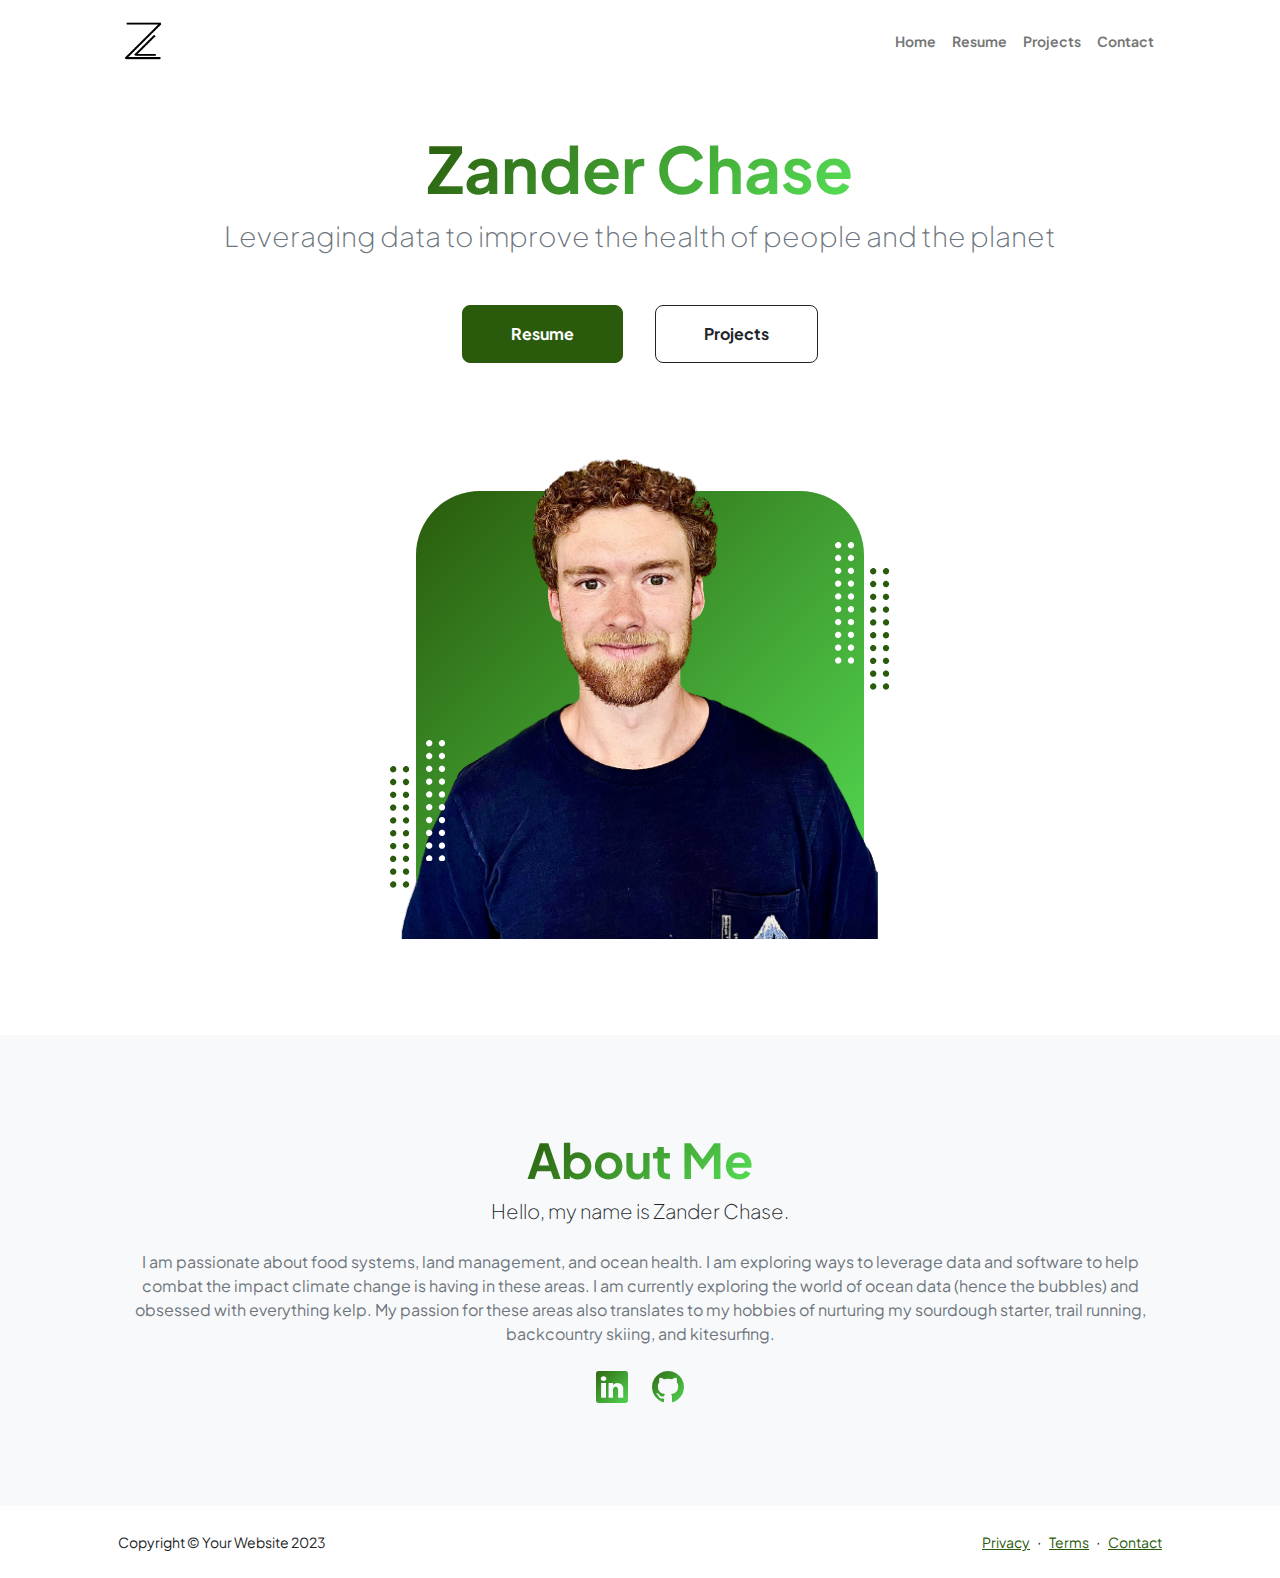
<file: index.html>
<!DOCTYPE html>
<html lang="en">
    <head>
        <meta charset="utf-8" />
        <meta name="viewport" content="width=device-width, initial-scale=1, shrink-to-fit=no" />
        <meta name="description" content="" />
        <meta name="author" content="" />
        <title>Zander Chase</title>
        <!-- Favicon-->
        <link rel="icon" type="image/x-icon" href="assets/favicon.ico" />
        <!-- Custom Google font-->
        <link rel="preconnect" href="https://fonts.googleapis.com" />
        <link rel="preconnect" href="https://fonts.gstatic.com" crossorigin />
        <link href="https://fonts.googleapis.com/css2?family=Plus+Jakarta+Sans:wght@100;200;300;400;500;600;700;800;900&amp;display=swap" rel="stylesheet" />
        <!-- Bootstrap icons-->
        <link href="https://cdn.jsdelivr.net/npm/bootstrap-icons@1.8.1/font/bootstrap-icons.css" rel="stylesheet" />
        <!-- Core theme CSS (includes Bootstrap)-->
        <link href="css/styles.css" rel="stylesheet" />
    </head>
    <body class="d-flex flex-column h-100">
        <main class="flex-shrink-0">
            <!-- Navigation-->
            <nav class="navbar navbar-expand-lg navbar-light bg-white py-3">
                <div class="container px-5">
                    <a href="index.html"><img src="assets/favicon.png" alt="Unfold" style="width: 50px; height: 50px;"/></a>
                    <button class="navbar-toggler" type="button" data-bs-toggle="collapse" data-bs-target="#navbarSupportedContent" aria-controls="navbarSupportedContent" aria-expanded="false" aria-label="Toggle navigation"><span class="navbar-toggler-icon"></span></button>
                    <div class="collapse navbar-collapse" id="navbarSupportedContent">
                        <ul class="navbar-nav ms-auto mb-2 mb-lg-0 small fw-bolder">
                            <li class="nav-item"><a class="nav-link" href="index.html">Home</a></li>
                            <li class="nav-item"><a class="nav-link" href="resume.html">Resume</a></li>
                            <li class="nav-item"><a class="nav-link" href="projects.html">Projects</a></li>
                            <li class="nav-item"><a class="nav-link" href="contact.html">Contact</a></li>
                        </ul>
                    </div>
                </div>
            </nav>
            <!-- Header-->
            <header class="py-5">
                <div class="bubble-container">
                <div class="container px-5 pb-5">
                    <div class="row gx-5 align-items-center">
                        <div class="col-xxl-5">
                            <!-- Header text content-->
                            <div class="text-center text-xxl-start">
                                <!-- <div class="badge bg-gradient-primary-to-secondary text-white mb-4"><div class="text-uppercase">Data &middot; Software &middot; Climate</div></div> -->
                                <!-- <div class="fs-3 fw-light text-muted">I can help your business to</div> -->
                                <h3 class="display-3 fw-bolder mb-2"><span class="text-gradient d-inline">Zander Chase</span></h3>
                                <div class="fs-3 fw-light text-muted mb-5">Leveraging data to improve the health of people and the planet</div> 
                                <div class="d-grid gap-3 d-sm-flex justify-content-sm-center justify-content-xxl-start mb-3">
                                    <a class="btn btn-primary btn-lg px-5 py-3 me-sm-3 fs-6 fw-bolder" href="resume.html">Resume</a>
                                    <a class="btn btn-outline-dark btn-lg px-5 py-3 fs-6 fw-bolder" href="projects.html">Projects</a>
                                </div>
                            </div>
                        </div>
                        <div class="col-xxl-7">
                            <!-- Header profile picture-->
                            <div class="d-flex justify-content-center mt-5 mt-xxl-0">
                                <div class="profile bg-gradient-primary-to-secondary">
                                    <img class="profile-img" src="assets/profile.png" alt="..." />
                                    <div class="dots-1">
                                        <!-- SVG Dots-->
                                        <svg version="1.1" xmlns="http://www.w3.org/2000/svg" xmlns:xlink="http://www.w3.org/1999/xlink" x="0px" y="0px" viewBox="0 0 191.6 1215.4" style="enable-background: new 0 0 191.6 1215.4" xml:space="preserve">
                                            <g transform="translate(0.000000,1280.000000) scale(0.100000,-0.100000)">
                                                <path d="M227.7,12788.6c-105-35-200-141-222-248c-43-206,163-412,369-369c155,32,275,190,260,339c-11,105-90,213-190,262        C383.7,12801.6,289.7,12808.6,227.7,12788.6z"></path>
                                                <path d="M1507.7,12788.6c-151-50-253-216-222-362c25-119,136-230,254-255c194-41,395,142,375,339c-11,105-90,213-190,262        C1663.7,12801.6,1569.7,12808.6,1507.7,12788.6z"></path>
                                                <path d="M227.7,11508.6c-105-35-200-141-222-248c-43-206,163-412,369-369c155,32,275,190,260,339c-11,105-90,213-190,262        C383.7,11521.6,289.7,11528.6,227.7,11508.6z"></path>
                                                <path d="M1507.7,11508.6c-151-50-253-216-222-362c25-119,136-230,254-255c194-41,395,142,375,339c-11,105-90,213-190,262        C1663.7,11521.6,1569.7,11528.6,1507.7,11508.6z"></path>
                                                <path d="M227.7,10228.6c-105-35-200-141-222-248c-43-206,163-412,369-369c155,32,275,190,260,339c-11,105-90,213-190,262        C383.7,10241.6,289.7,10248.6,227.7,10228.6z"></path>
                                                <path d="M1507.7,10228.6c-105-35-200-141-222-248c-43-206,163-412,369-369c155,32,275,190,260,339c-11,105-90,213-190,262        C1663.7,10241.6,1569.7,10248.6,1507.7,10228.6z"></path>
                                                <path d="M227.7,8948.6c-105-35-200-141-222-248c-43-206,163-412,369-369c155,32,275,190,260,339c-11,105-90,213-190,262        C383.7,8961.6,289.7,8968.6,227.7,8948.6z"></path>
                                                <path d="M1507.7,8948.6c-105-35-200-141-222-248c-43-206,163-412,369-369c155,32,275,190,260,339c-11,105-90,213-190,262        C1663.7,8961.6,1569.7,8968.6,1507.7,8948.6z"></path>
                                                <path d="M227.7,7668.6c-105-35-200-141-222-248c-43-206,163-412,369-369c155,32,275,190,260,339c-11,105-90,213-190,262        C383.7,7681.6,289.7,7688.6,227.7,7668.6z"></path>
                                                <path d="M1507.7,7668.6c-105-35-200-141-222-248c-43-206,163-412,369-369c155,32,275,190,260,339c-11,105-90,213-190,262        C1663.7,7681.6,1569.7,7688.6,1507.7,7668.6z"></path>
                                                <path d="M227.7,6388.6c-105-35-200-141-222-248c-43-206,163-412,369-369c155,32,275,190,260,339c-11,105-90,213-190,262        C383.7,6401.6,289.7,6408.6,227.7,6388.6z"></path>
                                                <path d="M1507.7,6388.6c-105-35-200-141-222-248c-43-206,163-412,369-369c155,32,275,190,260,339c-11,105-90,213-190,262        C1663.7,6401.6,1569.7,6408.6,1507.7,6388.6z"></path>
                                                <path d="M227.7,5108.6c-105-35-200-141-222-248c-43-206,163-412,369-369c155,32,275,190,260,339c-11,105-90,213-190,262        C383.7,5121.6,289.7,5128.6,227.7,5108.6z"></path>
                                                <path d="M1507.7,5108.6c-105-35-200-141-222-248c-43-206,163-412,369-369c155,32,275,190,260,339c-11,105-90,213-190,262        C1663.7,5121.6,1569.7,5128.6,1507.7,5108.6z"></path>
                                                <path d="M227.7,3828.6c-105-35-200-141-222-248c-43-206,163-412,369-369c155,32,275,190,260,339c-11,105-90,213-190,262        C383.7,3841.6,289.7,3848.6,227.7,3828.6z"></path>
                                                <path d="M1507.7,3828.6c-105-35-200-141-222-248c-43-206,163-412,369-369c155,32,275,190,260,339c-11,105-90,213-190,262        C1663.7,3841.6,1569.7,3848.6,1507.7,3828.6z"></path>
                                                <path d="M227.7,2548.6c-105-35-200-141-222-248c-43-206,163-412,369-369c155,32,275,190,260,339c-11,105-90,213-190,262        C383.7,2561.6,289.7,2568.6,227.7,2548.6z"></path>
                                                <path d="M1507.7,2548.6c-105-35-200-141-222-248c-43-206,163-412,369-369c155,32,275,190,260,339c-11,105-90,213-190,262        C1663.7,2561.6,1569.7,2568.6,1507.7,2548.6z"></path>
                                                <path d="M227.7,1268.6c-105-35-200-141-222-248c-43-206,163-412,369-369c155,32,275,190,260,339c-11,105-90,213-190,262        C383.7,1281.6,289.7,1288.6,227.7,1268.6z"></path>
                                                <path d="M1507.7,1268.6c-105-35-200-141-222-248c-43-206,163-412,369-369c155,32,275,190,260,339c-11,105-90,213-190,262        C1663.7,1281.6,1569.7,1288.6,1507.7,1268.6z"></path>
                                            </g>
                                        </svg>
                                        <!-- END of SVG dots-->
                                    </div>
                                    <div class="dots-2">
                                        <!-- SVG Dots-->
                                        <svg version="1.1" xmlns="http://www.w3.org/2000/svg" xmlns:xlink="http://www.w3.org/1999/xlink" x="0px" y="0px" viewBox="0 0 191.6 1215.4" style="enable-background: new 0 0 191.6 1215.4" xml:space="preserve">
                                            <g transform="translate(0.000000,1280.000000) scale(0.100000,-0.100000)">
                                                <path d="M227.7,12788.6c-105-35-200-141-222-248c-43-206,163-412,369-369c155,32,275,190,260,339c-11,105-90,213-190,262        C383.7,12801.6,289.7,12808.6,227.7,12788.6z"></path>
                                                <path d="M1507.7,12788.6c-151-50-253-216-222-362c25-119,136-230,254-255c194-41,395,142,375,339c-11,105-90,213-190,262        C1663.7,12801.6,1569.7,12808.6,1507.7,12788.6z"></path>
                                                <path d="M227.7,11508.6c-105-35-200-141-222-248c-43-206,163-412,369-369c155,32,275,190,260,339c-11,105-90,213-190,262        C383.7,11521.6,289.7,11528.6,227.7,11508.6z"></path>
                                                <path d="M1507.7,11508.6c-151-50-253-216-222-362c25-119,136-230,254-255c194-41,395,142,375,339c-11,105-90,213-190,262        C1663.7,11521.6,1569.7,11528.6,1507.7,11508.6z"></path>
                                                <path d="M227.7,10228.6c-105-35-200-141-222-248c-43-206,163-412,369-369c155,32,275,190,260,339c-11,105-90,213-190,262        C383.7,10241.6,289.7,10248.6,227.7,10228.6z"></path>
                                                <path d="M1507.7,10228.6c-105-35-200-141-222-248c-43-206,163-412,369-369c155,32,275,190,260,339c-11,105-90,213-190,262        C1663.7,10241.6,1569.7,10248.6,1507.7,10228.6z"></path>
                                                <path d="M227.7,8948.6c-105-35-200-141-222-248c-43-206,163-412,369-369c155,32,275,190,260,339c-11,105-90,213-190,262        C383.7,8961.6,289.7,8968.6,227.7,8948.6z"></path>
                                                <path d="M1507.7,8948.6c-105-35-200-141-222-248c-43-206,163-412,369-369c155,32,275,190,260,339c-11,105-90,213-190,262        C1663.7,8961.6,1569.7,8968.6,1507.7,8948.6z"></path>
                                                <path d="M227.7,7668.6c-105-35-200-141-222-248c-43-206,163-412,369-369c155,32,275,190,260,339c-11,105-90,213-190,262        C383.7,7681.6,289.7,7688.6,227.7,7668.6z"></path>
                                                <path d="M1507.7,7668.6c-105-35-200-141-222-248c-43-206,163-412,369-369c155,32,275,190,260,339c-11,105-90,213-190,262        C1663.7,7681.6,1569.7,7688.6,1507.7,7668.6z"></path>
                                                <path d="M227.7,6388.6c-105-35-200-141-222-248c-43-206,163-412,369-369c155,32,275,190,260,339c-11,105-90,213-190,262        C383.7,6401.6,289.7,6408.6,227.7,6388.6z"></path>
                                                <path d="M1507.7,6388.6c-105-35-200-141-222-248c-43-206,163-412,369-369c155,32,275,190,260,339c-11,105-90,213-190,262        C1663.7,6401.6,1569.7,6408.6,1507.7,6388.6z"></path>
                                                <path d="M227.7,5108.6c-105-35-200-141-222-248c-43-206,163-412,369-369c155,32,275,190,260,339c-11,105-90,213-190,262        C383.7,5121.6,289.7,5128.6,227.7,5108.6z"></path>
                                                <path d="M1507.7,5108.6c-105-35-200-141-222-248c-43-206,163-412,369-369c155,32,275,190,260,339c-11,105-90,213-190,262        C1663.7,5121.6,1569.7,5128.6,1507.7,5108.6z"></path>
                                                <path d="M227.7,3828.6c-105-35-200-141-222-248c-43-206,163-412,369-369c155,32,275,190,260,339c-11,105-90,213-190,262        C383.7,3841.6,289.7,3848.6,227.7,3828.6z"></path>
                                                <path d="M1507.7,3828.6c-105-35-200-141-222-248c-43-206,163-412,369-369c155,32,275,190,260,339c-11,105-90,213-190,262        C1663.7,3841.6,1569.7,3848.6,1507.7,3828.6z"></path>
                                                <path d="M227.7,2548.6c-105-35-200-141-222-248c-43-206,163-412,369-369c155,32,275,190,260,339c-11,105-90,213-190,262        C383.7,2561.6,289.7,2568.6,227.7,2548.6z"></path>
                                                <path d="M1507.7,2548.6c-105-35-200-141-222-248c-43-206,163-412,369-369c155,32,275,190,260,339c-11,105-90,213-190,262        C1663.7,2561.6,1569.7,2568.6,1507.7,2548.6z"></path>
                                                <path d="M227.7,1268.6c-105-35-200-141-222-248c-43-206,163-412,369-369c155,32,275,190,260,339c-11,105-90,213-190,262        C383.7,1281.6,289.7,1288.6,227.7,1268.6z"></path>
                                                <path d="M1507.7,1268.6c-105-35-200-141-222-248c-43-206,163-412,369-369c155,32,275,190,260,339c-11,105-90,213-190,262        C1663.7,1281.6,1569.7,1288.6,1507.7,1268.6z"></path>
                                            </g>
                                        </svg>
                                        <!-- END of SVG dots-->
                                    </div>
                                    <div class="dots-3">
                                        <!-- SVG Dots-->
                                        <svg version="1.1" xmlns="http://www.w3.org/2000/svg" xmlns:xlink="http://www.w3.org/1999/xlink" x="0px" y="0px" viewBox="0 0 191.6 1215.4" style="enable-background: new 0 0 191.6 1215.4" xml:space="preserve">
                                            <g transform="translate(0.000000,1280.000000) scale(0.100000,-0.100000)">
                                                <path d="M227.7,12788.6c-105-35-200-141-222-248c-43-206,163-412,369-369c155,32,275,190,260,339c-11,105-90,213-190,262        C383.7,12801.6,289.7,12808.6,227.7,12788.6z"></path>
                                                <path d="M1507.7,12788.6c-151-50-253-216-222-362c25-119,136-230,254-255c194-41,395,142,375,339c-11,105-90,213-190,262        C1663.7,12801.6,1569.7,12808.6,1507.7,12788.6z"></path>
                                                <path d="M227.7,11508.6c-105-35-200-141-222-248c-43-206,163-412,369-369c155,32,275,190,260,339c-11,105-90,213-190,262        C383.7,11521.6,289.7,11528.6,227.7,11508.6z"></path>
                                                <path d="M1507.7,11508.6c-151-50-253-216-222-362c25-119,136-230,254-255c194-41,395,142,375,339c-11,105-90,213-190,262        C1663.7,11521.6,1569.7,11528.6,1507.7,11508.6z"></path>
                                                <path d="M227.7,10228.6c-105-35-200-141-222-248c-43-206,163-412,369-369c155,32,275,190,260,339c-11,105-90,213-190,262        C383.7,10241.6,289.7,10248.6,227.7,10228.6z"></path>
                                                <path d="M1507.7,10228.6c-105-35-200-141-222-248c-43-206,163-412,369-369c155,32,275,190,260,339c-11,105-90,213-190,262        C1663.7,10241.6,1569.7,10248.6,1507.7,10228.6z"></path>
                                                <path d="M227.7,8948.6c-105-35-200-141-222-248c-43-206,163-412,369-369c155,32,275,190,260,339c-11,105-90,213-190,262        C383.7,8961.6,289.7,8968.6,227.7,8948.6z"></path>
                                                <path d="M1507.7,8948.6c-105-35-200-141-222-248c-43-206,163-412,369-369c155,32,275,190,260,339c-11,105-90,213-190,262        C1663.7,8961.6,1569.7,8968.6,1507.7,8948.6z"></path>
                                                <path d="M227.7,7668.6c-105-35-200-141-222-248c-43-206,163-412,369-369c155,32,275,190,260,339c-11,105-90,213-190,262        C383.7,7681.6,289.7,7688.6,227.7,7668.6z"></path>
                                                <path d="M1507.7,7668.6c-105-35-200-141-222-248c-43-206,163-412,369-369c155,32,275,190,260,339c-11,105-90,213-190,262        C1663.7,7681.6,1569.7,7688.6,1507.7,7668.6z"></path>
                                                <path d="M227.7,6388.6c-105-35-200-141-222-248c-43-206,163-412,369-369c155,32,275,190,260,339c-11,105-90,213-190,262        C383.7,6401.6,289.7,6408.6,227.7,6388.6z"></path>
                                                <path d="M1507.7,6388.6c-105-35-200-141-222-248c-43-206,163-412,369-369c155,32,275,190,260,339c-11,105-90,213-190,262        C1663.7,6401.6,1569.7,6408.6,1507.7,6388.6z"></path>
                                                <path d="M227.7,5108.6c-105-35-200-141-222-248c-43-206,163-412,369-369c155,32,275,190,260,339c-11,105-90,213-190,262        C383.7,5121.6,289.7,5128.6,227.7,5108.6z"></path>
                                                <path d="M1507.7,5108.6c-105-35-200-141-222-248c-43-206,163-412,369-369c155,32,275,190,260,339c-11,105-90,213-190,262        C1663.7,5121.6,1569.7,5128.6,1507.7,5108.6z"></path>
                                                <path d="M227.7,3828.6c-105-35-200-141-222-248c-43-206,163-412,369-369c155,32,275,190,260,339c-11,105-90,213-190,262        C383.7,3841.6,289.7,3848.6,227.7,3828.6z"></path>
                                                <path d="M1507.7,3828.6c-105-35-200-141-222-248c-43-206,163-412,369-369c155,32,275,190,260,339c-11,105-90,213-190,262        C1663.7,3841.6,1569.7,3848.6,1507.7,3828.6z"></path>
                                                <path d="M227.7,2548.6c-105-35-200-141-222-248c-43-206,163-412,369-369c155,32,275,190,260,339c-11,105-90,213-190,262        C383.7,2561.6,289.7,2568.6,227.7,2548.6z"></path>
                                                <path d="M1507.7,2548.6c-105-35-200-141-222-248c-43-206,163-412,369-369c155,32,275,190,260,339c-11,105-90,213-190,262        C1663.7,2561.6,1569.7,2568.6,1507.7,2548.6z"></path>
                                                <path d="M227.7,1268.6c-105-35-200-141-222-248c-43-206,163-412,369-369c155,32,275,190,260,339c-11,105-90,213-190,262        C383.7,1281.6,289.7,1288.6,227.7,1268.6z"></path>
                                                <path d="M1507.7,1268.6c-105-35-200-141-222-248c-43-206,163-412,369-369c155,32,275,190,260,339c-11,105-90,213-190,262        C1663.7,1281.6,1569.7,1288.6,1507.7,1268.6z"></path>
                                            </g>
                                        </svg>
                                        <!-- END of SVG dots-->
                                    </div>
                                    <div class="dots-4">
                                        <!-- SVG Dots-->
                                        <svg version="1.1" xmlns="http://www.w3.org/2000/svg" xmlns:xlink="http://www.w3.org/1999/xlink" x="0px" y="0px" viewBox="0 0 191.6 1215.4" style="enable-background: new 0 0 191.6 1215.4" xml:space="preserve">
                                            <g transform="translate(0.000000,1280.000000) scale(0.100000,-0.100000)">
                                                <path d="M227.7,12788.6c-105-35-200-141-222-248c-43-206,163-412,369-369c155,32,275,190,260,339c-11,105-90,213-190,262        C383.7,12801.6,289.7,12808.6,227.7,12788.6z"></path>
                                                <path d="M1507.7,12788.6c-151-50-253-216-222-362c25-119,136-230,254-255c194-41,395,142,375,339c-11,105-90,213-190,262        C1663.7,12801.6,1569.7,12808.6,1507.7,12788.6z"></path>
                                                <path d="M227.7,11508.6c-105-35-200-141-222-248c-43-206,163-412,369-369c155,32,275,190,260,339c-11,105-90,213-190,262        C383.7,11521.6,289.7,11528.6,227.7,11508.6z"></path>
                                                <path d="M1507.7,11508.6c-151-50-253-216-222-362c25-119,136-230,254-255c194-41,395,142,375,339c-11,105-90,213-190,262        C1663.7,11521.6,1569.7,11528.6,1507.7,11508.6z"></path>
                                                <path d="M227.7,10228.6c-105-35-200-141-222-248c-43-206,163-412,369-369c155,32,275,190,260,339c-11,105-90,213-190,262        C383.7,10241.6,289.7,10248.6,227.7,10228.6z"></path>
                                                <path d="M1507.7,10228.6c-105-35-200-141-222-248c-43-206,163-412,369-369c155,32,275,190,260,339c-11,105-90,213-190,262        C1663.7,10241.6,1569.7,10248.6,1507.7,10228.6z"></path>
                                                <path d="M227.7,8948.6c-105-35-200-141-222-248c-43-206,163-412,369-369c155,32,275,190,260,339c-11,105-90,213-190,262        C383.7,8961.6,289.7,8968.6,227.7,8948.6z"></path>
                                                <path d="M1507.7,8948.6c-105-35-200-141-222-248c-43-206,163-412,369-369c155,32,275,190,260,339c-11,105-90,213-190,262        C1663.7,8961.6,1569.7,8968.6,1507.7,8948.6z"></path>
                                                <path d="M227.7,7668.6c-105-35-200-141-222-248c-43-206,163-412,369-369c155,32,275,190,260,339c-11,105-90,213-190,262        C383.7,7681.6,289.7,7688.6,227.7,7668.6z"></path>
                                                <path d="M1507.7,7668.6c-105-35-200-141-222-248c-43-206,163-412,369-369c155,32,275,190,260,339c-11,105-90,213-190,262        C1663.7,7681.6,1569.7,7688.6,1507.7,7668.6z"></path>
                                                <path d="M227.7,6388.6c-105-35-200-141-222-248c-43-206,163-412,369-369c155,32,275,190,260,339c-11,105-90,213-190,262        C383.7,6401.6,289.7,6408.6,227.7,6388.6z"></path>
                                                <path d="M1507.7,6388.6c-105-35-200-141-222-248c-43-206,163-412,369-369c155,32,275,190,260,339c-11,105-90,213-190,262        C1663.7,6401.6,1569.7,6408.6,1507.7,6388.6z"></path>
                                                <path d="M227.7,5108.6c-105-35-200-141-222-248c-43-206,163-412,369-369c155,32,275,190,260,339c-11,105-90,213-190,262        C383.7,5121.6,289.7,5128.6,227.7,5108.6z"></path>
                                                <path d="M1507.7,5108.6c-105-35-200-141-222-248c-43-206,163-412,369-369c155,32,275,190,260,339c-11,105-90,213-190,262        C1663.7,5121.6,1569.7,5128.6,1507.7,5108.6z"></path>
                                                <path d="M227.7,3828.6c-105-35-200-141-222-248c-43-206,163-412,369-369c155,32,275,190,260,339c-11,105-90,213-190,262        C383.7,3841.6,289.7,3848.6,227.7,3828.6z"></path>
                                                <path d="M1507.7,3828.6c-105-35-200-141-222-248c-43-206,163-412,369-369c155,32,275,190,260,339c-11,105-90,213-190,262        C1663.7,3841.6,1569.7,3848.6,1507.7,3828.6z"></path>
                                                <path d="M227.7,2548.6c-105-35-200-141-222-248c-43-206,163-412,369-369c155,32,275,190,260,339c-11,105-90,213-190,262        C383.7,2561.6,289.7,2568.6,227.7,2548.6z"></path>
                                                <path d="M1507.7,2548.6c-105-35-200-141-222-248c-43-206,163-412,369-369c155,32,275,190,260,339c-11,105-90,213-190,262        C1663.7,2561.6,1569.7,2568.6,1507.7,2548.6z"></path>
                                                <path d="M227.7,1268.6c-105-35-200-141-222-248c-43-206,163-412,369-369c155,32,275,190,260,339c-11,105-90,213-190,262        C383.7,1281.6,289.7,1288.6,227.7,1268.6z"></path>
                                                <path d="M1507.7,1268.6c-105-35-200-141-222-248c-43-206,163-412,369-369c155,32,275,190,260,339c-11,105-90,213-190,262        C1663.7,1281.6,1569.7,1288.6,1507.7,1268.6z"></path>
                                            </g>
                                        </svg>
                                        <!-- END of SVG dots-->
                                    </div>
                                </div>
                            </div>
                        </div>
                    </div>
                </div>
                <!-- Bubbles will be added dynamically using CSS -->
            </div>
            </header>
            <!-- About Section-->
            <section class="bg-light py-5">
                <div class="container px-5">
                    <div class="row gx-5 justify-content-center">
                        <div class="col-xxl-8">
                            <div class="text-center my-5">
                                <h2 class="display-5 fw-bolder"><span class="text-gradient d-inline">About Me</span></h2>
                                <p class="lead fw-light mb-4">Hello, my name is Zander Chase.</p>
                                <p class="text-muted">I am passionate about food systems, land management, and ocean health. I am exploring ways to leverage data and software to help combat the impact climate change is having in these areas. I am currently exploring the world of ocean data (hence the bubbles) and obsessed with everything kelp. My passion for these areas also translates to my hobbies of nurturing my sourdough starter, trail running, backcountry skiing, and kitesurfing.</p>
                                <div class="d-flex justify-content-center fs-2 gap-4">
                                    <a class="text-gradient" href="https://www.linkedin.com/in/zander-chase-43500511a/"><i class="bi bi-linkedin"></i></a>
                                    <a class="text-gradient" href="https://github.com/zanderchase"><i class="bi bi-github"></i></a>
                                </div>
                            </div>
                        </div>
                    </div>
                </div>
            </section>
        </main>
        <!-- Footer-->
        <footer class="bg-white py-4 mt-auto">
            <div class="container px-5">
                <div class="row align-items-center justify-content-between flex-column flex-sm-row">
                    <div class="col-auto"><div class="small m-0">Copyright &copy; Your Website 2023</div></div>
                    <div class="col-auto">
                        <a class="small" href="#!">Privacy</a>
                        <span class="mx-1">&middot;</span>
                        <a class="small" href="#!">Terms</a>
                        <span class="mx-1">&middot;</span>
                        <a class="small" href="#!">Contact</a>
                    </div>
                </div>
            </div>
        </footer>
        <!-- Bootstrap core JS-->
        <script src="https://cdn.jsdelivr.net/npm/bootstrap@5.2.3/dist/js/bootstrap.bundle.min.js"></script>
        <!-- Core theme JS-->
        <script src="js/scripts.js"></script>
        <script>
            const container = document.querySelector('.bubble-container');
        
            function createBubble() {
                const bubble = document.createElement('div');
                bubble.classList.add('bubble');
        
                const size = Math.random() * 20 + 10; // Random size between 10px and 30px
                bubble.style.width = `${size}px`;
                bubble.style.height = `${size}px`;
        
                const position = Math.random() * 100; // Random horizontal position
                bubble.style.left = `${position}%`;
        
                container.appendChild(bubble);
        
                // Remove the bubble from the container when it reaches the top
                bubble.addEventListener('animationiteration', () => {
                    container.removeChild(bubble);
                });
            }
        
            // Create bubbles at intervals
            setInterval(createBubble, 1000); // Adjust the interval as needed
        </script>
    </body>
</html>
</file>
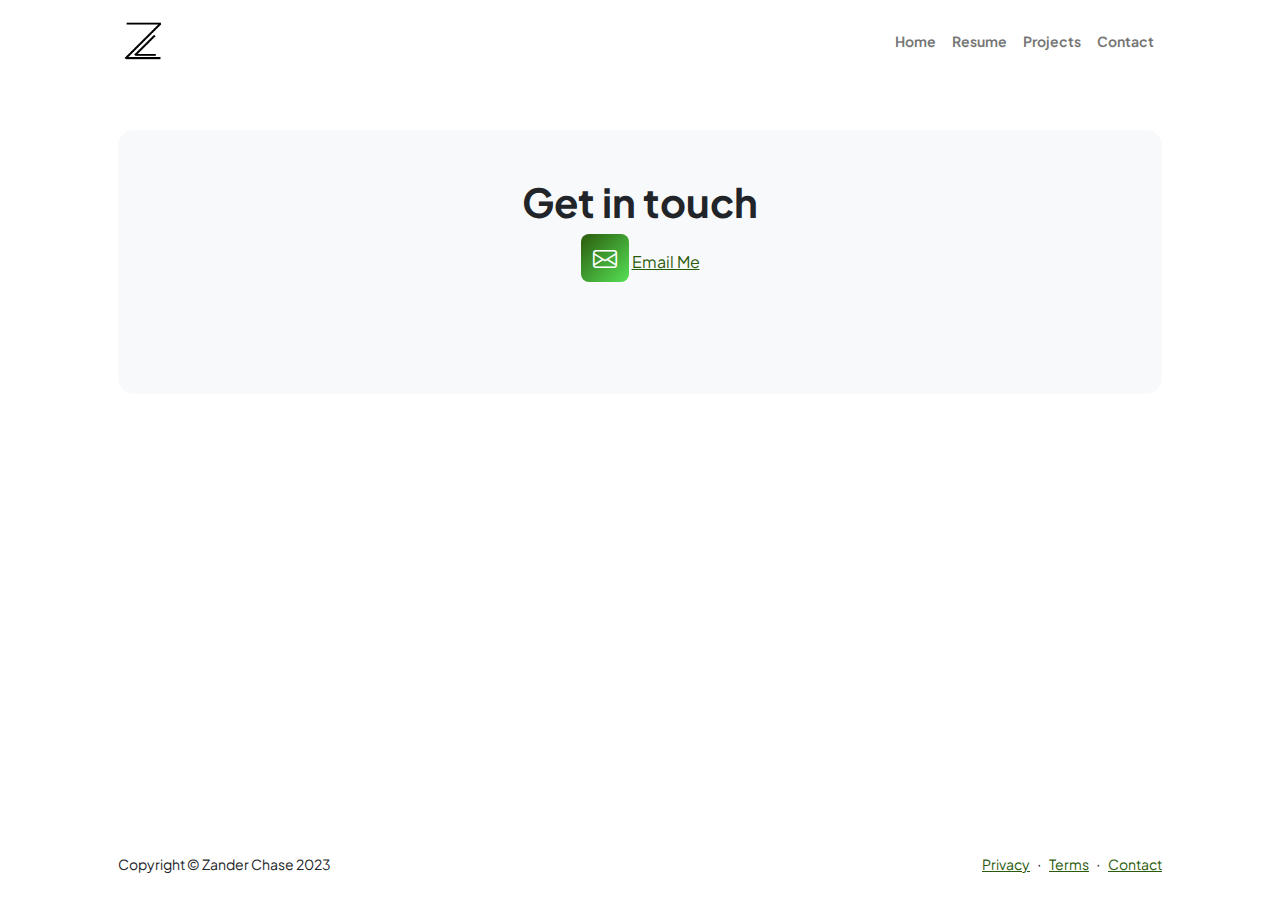
<file: contact.html>
<!DOCTYPE html>
<html lang="en">
    <head>
        <meta charset="utf-8" />
        <meta name="viewport" content="width=device-width, initial-scale=1, shrink-to-fit=no" />
        <meta name="description" content />
        <meta name="author" content />
        <title>Modern Business - Start Bootstrap Template</title>
        <!-- Favicon-->
        <link rel="icon" type="image/x-icon" href="assets/favicon.ico" />
        <!-- Custom Google font-->
        <link rel="preconnect" href="https://fonts.googleapis.com" />
        <link rel="preconnect" href="https://fonts.gstatic.com" crossorigin />
        <link href="https://fonts.googleapis.com/css2?family=Plus+Jakarta+Sans:wght@100;200;300;400;500;600;700;800;900&amp;display=swap" rel="stylesheet" />
        <!-- Bootstrap icons-->
        <link href="https://cdn.jsdelivr.net/npm/bootstrap-icons@1.8.1/font/bootstrap-icons.css" rel="stylesheet" />
        <!-- Core theme CSS (includes Bootstrap)-->
        <link href="css/styles.css" rel="stylesheet" />
    </head>
    <body class="d-flex flex-column">
        <main class="flex-shrink-0">
            <!-- Navigation-->
            <nav class="navbar navbar-expand-lg navbar-light bg-white py-3">
                <div class="container px-5">
                    <a href="index.html"><img src="assets/favicon.png" alt="Unfold" style="width: 50px; height: 50px;"/></a>
                    <button class="navbar-toggler" type="button" data-bs-toggle="collapse" data-bs-target="#navbarSupportedContent" aria-controls="navbarSupportedContent" aria-expanded="false" aria-label="Toggle navigation"><span class="navbar-toggler-icon"></span></button>
                    <div class="collapse navbar-collapse" id="navbarSupportedContent">
                        <ul class="navbar-nav ms-auto mb-2 mb-lg-0 small fw-bolder">
                            <li class="nav-item"><a class="nav-link" href="index.html">Home</a></li>
                            <li class="nav-item"><a class="nav-link" href="resume.html">Resume</a></li>
                            <li class="nav-item"><a class="nav-link" href="projects.html">Projects</a></li>
                            <li class="nav-item"><a class="nav-link" href="contact.html">Contact</a></li>
                        </ul>
                    </div>
                </div>
            </nav>
            <!-- Page content-->
            <section class="py-5">
                <div class="container px-5">
                    <!-- Contact form-->
                    <div class="bg-light rounded-4 py-5 px-4 px-md-5">
                        <div class="text-center mb-5">
                            <h1 class="fw-bolder">Get in touch</h1>
                            <div class="feature bg-primary bg-gradient-primary-to-secondary text-white rounded-3 mb-3"><i class="bi bi-envelope"></i> </div> <a href = "mailto: zanderchase@gmail.com">Email Me</a>
                        </div>
                        <div class="row gx-5 justify-content-center">
                        
                    </div>
                </div>
            </section>
        </main>
        <!-- Footer-->
        <footer class="bg-white py-4 mt-auto">
            <div class="container px-5">
                <div class="row align-items-center justify-content-between flex-column flex-sm-row">
                    <div class="col-auto"><div class="small m-0">Copyright &copy; Zander Chase 2023</div></div>
                    <div class="col-auto">
                        <a class="small" href="#!">Privacy</a>
                        <span class="mx-1">&middot;</span>
                        <a class="small" href="#!">Terms</a>
                        <span class="mx-1">&middot;</span>
                        <a class="small" href="#!">Contact</a>
                    </div>
                </div>
            </div>
        </footer>
        <!-- Bootstrap core JS-->
        <script src="https://cdn.jsdelivr.net/npm/bootstrap@5.2.3/dist/js/bootstrap.bundle.min.js"></script>
        <!-- Core theme JS-->
        <script src="js/scripts.js"></script>
        <!-- * * * * * * * * * * * * * * * * * * * * * * * * * * * * * * * * * * * * * * * *-->
        <!-- * *                               SB Forms JS                               * *-->
        <!-- * * Activate your form at https://startbootstrap.com/solution/contact-forms * *-->
        <!-- * * * * * * * * * * * * * * * * * * * * * * * * * * * * * * * * * * * * * * * *-->
        <script src="https://cdn.startbootstrap.com/sb-forms-latest.js"></script>
    </body>
</html>
</file>
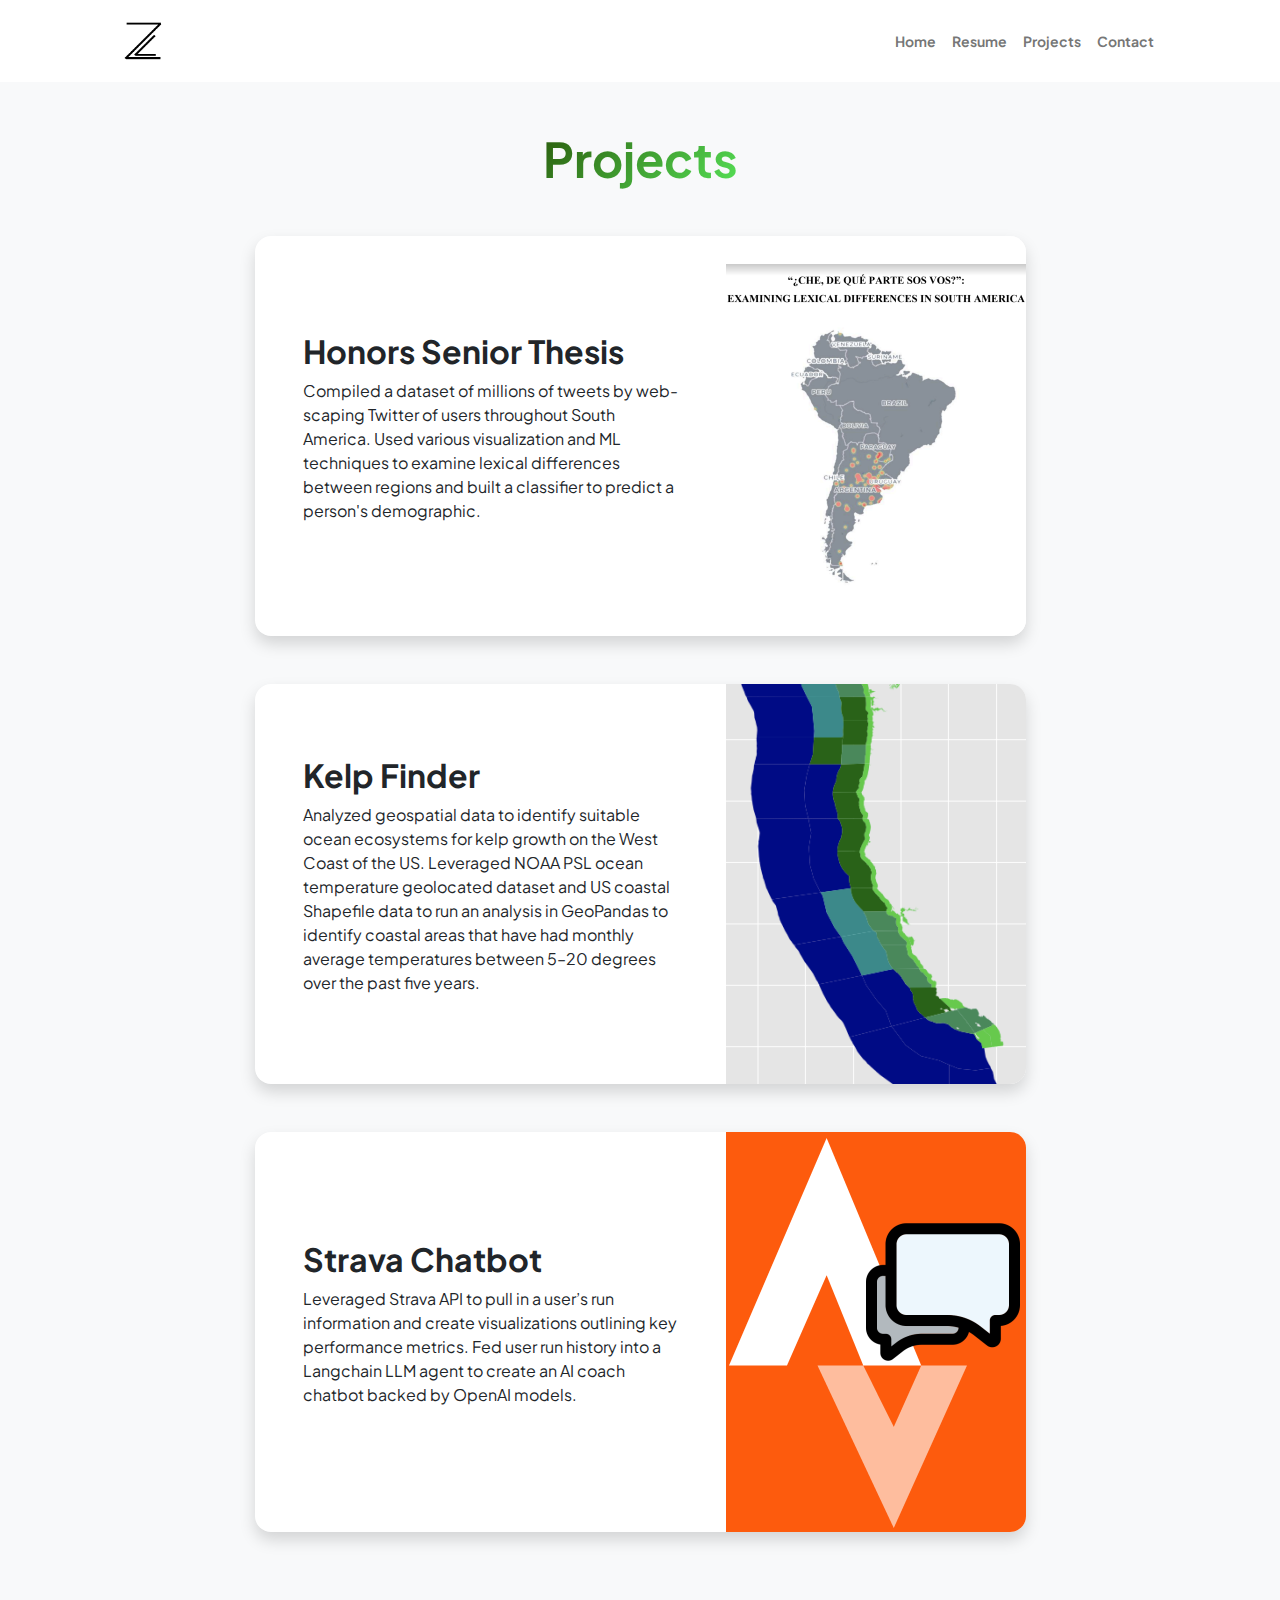
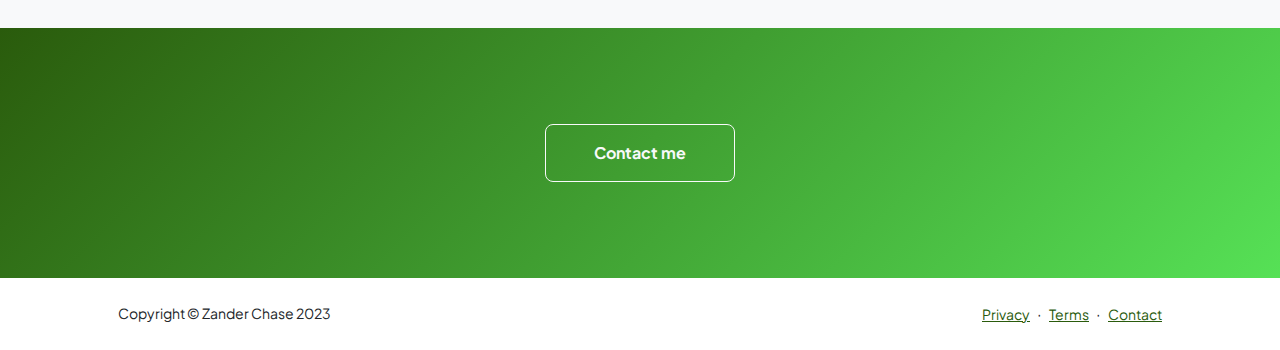
<file: projects.html>
<!DOCTYPE html>
<html lang="en">
    <head>
        <meta charset="utf-8" />
        <meta name="viewport" content="width=device-width, initial-scale=1, shrink-to-fit=no" />
        <meta name="description" content="" />
        <meta name="author" content="" />
        <title>Modern Business - Start Bootstrap Template</title>
        <!-- Favicon-->
        <link rel="icon" type="image/x-icon" href="assets/favicon.ico" />
        <!-- Custom Google font-->
        <link rel="preconnect" href="https://fonts.googleapis.com" />
        <link rel="preconnect" href="https://fonts.gstatic.com" crossorigin />
        <link href="https://fonts.googleapis.com/css2?family=Plus+Jakarta+Sans:wght@100;200;300;400;500;600;700;800;900&amp;display=swap" rel="stylesheet" />
        <!-- Bootstrap icons-->
        <link href="https://cdn.jsdelivr.net/npm/bootstrap-icons@1.8.1/font/bootstrap-icons.css" rel="stylesheet" />
        <!-- Core theme CSS (includes Bootstrap)-->
        <link href="css/styles.css" rel="stylesheet" />
    </head>
    <body class="d-flex flex-column h-100 bg-light">
        <main class="flex-shrink-0">
            <!-- Navigation-->
            <nav class="navbar navbar-expand-lg navbar-light bg-white py-3">
                <div class="container px-5">
                    <a href="index.html"><img src="assets/favicon.png" alt="Unfold" style="width: 50px; height: 50px;"/></a>
                    <button class="navbar-toggler" type="button" data-bs-toggle="collapse" data-bs-target="#navbarSupportedContent" aria-controls="navbarSupportedContent" aria-expanded="false" aria-label="Toggle navigation"><span class="navbar-toggler-icon"></span></button>
                    <div class="collapse navbar-collapse" id="navbarSupportedContent">
                        <ul class="navbar-nav ms-auto mb-2 mb-lg-0 small fw-bolder">
                            <li class="nav-item"><a class="nav-link" href="index.html">Home</a></li>
                            <li class="nav-item"><a class="nav-link" href="resume.html">Resume</a></li>
                            <li class="nav-item"><a class="nav-link" href="projects.html">Projects</a></li>
                            <li class="nav-item"><a class="nav-link" href="contact.html">Contact</a></li>
                        </ul>
                    </div>
                </div>
            </nav>
            <!-- Projects Section-->
            <section class="py-5">
                <div class="container px-5 mb-5">
                    <div class="text-center mb-5">
                        <h1 class="display-5 fw-bolder mb-0"><span class="text-gradient d-inline">Projects</span></h1>
                    </div>
                    <div class="row gx-5 justify-content-center">
                        <div class="col-lg-11 col-xl-9 col-xxl-8">
                            <!-- Project Card 1-->
                            <div class="card overflow-hidden shadow rounded-4 border-0 mb-5">
                                <div class="card-body p-0">
                                    <div class="d-flex align-items-center">
                                        <div class="p-5">
                                            <h2 class="fw-bolder">Honors Senior Thesis</h2>
                                            <p>Compiled a dataset of millions of tweets by web-scaping Twitter of users throughout South America. Used various visualization and ML techniques to examine lexical differences between regions and built a classifier to predict a person's demographic.</p>
                                        </div>
                                        <img class="img-fluid" src="assets/honorsthesis.png" width="300" height="400" alt="..." />
                                    </div>
                                </div>
                            </div>
                            <!-- Project Card 2-->
                            <div class="card overflow-hidden shadow rounded-4 border-0 mb-5">
                                <div class="card-body p-0">
                                    <div class="d-flex align-items-center">
                                        <div class="p-5">
                                            <h2 class="fw-bolder">Kelp Finder</h2>
                                            <p>Analyzed geospatial data to identify suitable ocean ecosystems for kelp growth on the West Coast of the US. Leveraged NOAA PSL ocean temperature geolocated dataset and US coastal Shapefile data to run an analysis in GeoPandas to identify coastal areas that have had monthly average temperatures between 5–20 degrees over the past five years.</p>
                                        </div>
                                        <img class="img-fluid" src="assets/kelp.png"  width="300" height="400" alt="..." />
                                    </div>
                                </div>
                            </div>
                            <!-- Project Card 3-->
                            <div class="card overflow-hidden shadow rounded-4 border-0">
                                <div class="card-body p-0">
                                    <div class="d-flex align-items-center">
                                        <div class="p-5">
                                            <h2 class="fw-bolder">Strava Chatbot</h2>
                                            <p>Leveraged Strava API to pull in a user’s run information and create visualizations outlining key performance metrics. Fed user run history into a Langchain LLM agent to create an AI coach chatbot backed by OpenAI models.</p>
                                        </div>
                                        <img class="img-fluid" src="assets/stravachatbot.png" width="300" height="400" alt="..." />
                                    </div>
                                </div>
                            </div>
                        </div>
                    </div>
                </div>
            </section>
            <!-- Call to action section-->
            <section class="py-5 bg-gradient-primary-to-secondary text-white">
                <div class="container px-5 my-5">
                    <div class="text-center">
                        <a class="btn btn-outline-light btn-lg px-5 py-3 fs-6 fw-bolder" href="contact.html">Contact me</a>
                    </div>
                </div>
            </section>
        </main>
        <!-- Footer-->
        <footer class="bg-white py-4 mt-auto">
            <div class="container px-5">
                <div class="row align-items-center justify-content-between flex-column flex-sm-row">
                    <div class="col-auto"><div class="small m-0">Copyright &copy; Zander Chase 2023</div></div>
                    <div class="col-auto">
                        <a class="small" href="#!">Privacy</a>
                        <span class="mx-1">&middot;</span>
                        <a class="small" href="#!">Terms</a>
                        <span class="mx-1">&middot;</span>
                        <a class="small" href="#!">Contact</a>
                    </div>
                </div>
            </div>
        </footer>
        <!-- Bootstrap core JS-->
        <script src="https://cdn.jsdelivr.net/npm/bootstrap@5.2.3/dist/js/bootstrap.bundle.min.js"></script>
        <!-- Core theme JS-->
        <script src="js/scripts.js"></script>
    </body>
</html>
</file>
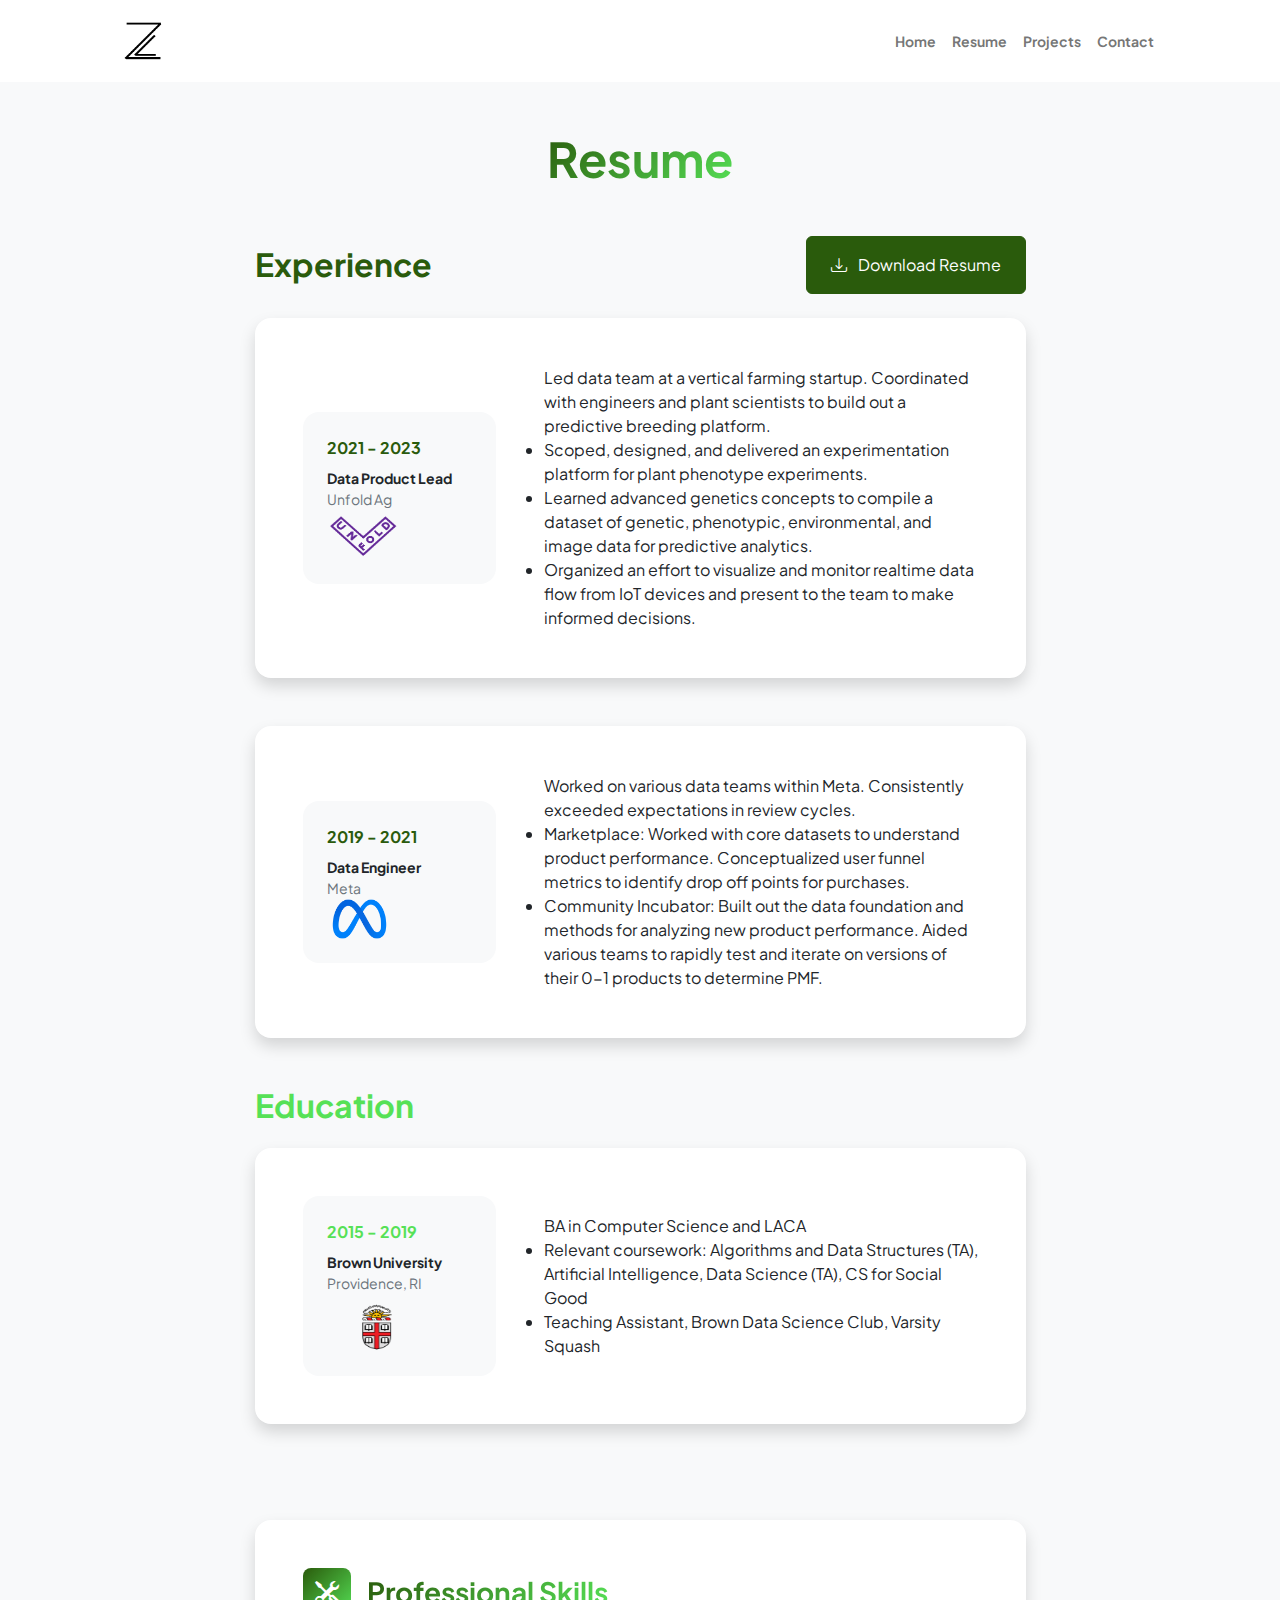
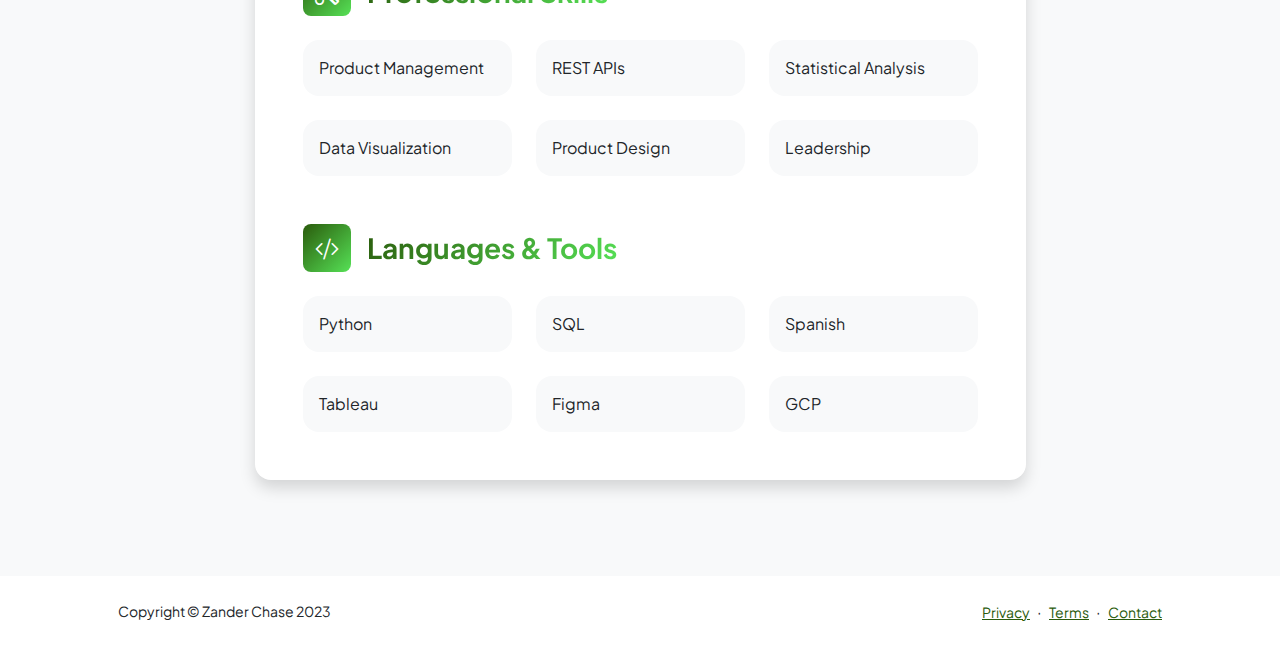
<file: resume.html>
<!DOCTYPE html>
<html lang="en">
    <head>
        <meta charset="utf-8" />
        <meta name="viewport" content="width=device-width, initial-scale=1, shrink-to-fit=no" />
        <meta name="description" content="" />
        <meta name="author" content="" />
        <title>Zander Chase</title>
        <!-- Favicon-->
        <link rel="icon" type="image/x-icon" href="assets/favicon.ico" />
        <!-- Custom Google font-->
        <link rel="preconnect" href="https://fonts.googleapis.com" />
        <link rel="preconnect" href="https://fonts.gstatic.com" crossorigin />
        <link href="https://fonts.googleapis.com/css2?family=Plus+Jakarta+Sans:wght@100;200;300;400;500;600;700;800;900&amp;display=swap" rel="stylesheet" />
        <!-- Bootstrap icons-->
        <link href="https://cdn.jsdelivr.net/npm/bootstrap-icons@1.8.1/font/bootstrap-icons.css" rel="stylesheet" />
        <!-- Core theme CSS (includes Bootstrap)-->
        <link href="css/styles.css" rel="stylesheet" />
    </head>
    <body class="d-flex flex-column h-100 bg-light">
        <main class="flex-shrink-0">
            <!-- Navigation-->
            <nav class="navbar navbar-expand-lg navbar-light bg-white py-3">
                <div class="container px-5">
                    <a href="index.html"><img src="assets/favicon.png" alt="Unfold" style="width: 50px; height: 50px;"/></a>
                    <button class="navbar-toggler" type="button" data-bs-toggle="collapse" data-bs-target="#navbarSupportedContent" aria-controls="navbarSupportedContent" aria-expanded="false" aria-label="Toggle navigation"><span class="navbar-toggler-icon"></span></button>
                    <div class="collapse navbar-collapse" id="navbarSupportedContent">
                        <ul class="navbar-nav ms-auto mb-2 mb-lg-0 small fw-bolder">
                            <li class="nav-item"><a class="nav-link" href="index.html">Home</a></li>
                            <li class="nav-item"><a class="nav-link" href="resume.html">Resume</a></li>
                            <li class="nav-item"><a class="nav-link" href="projects.html">Projects</a></li>
                            <li class="nav-item"><a class="nav-link" href="contact.html">Contact</a></li>
                        </ul>
                    </div>
                </div>
            </nav>
            <!-- Page Content-->
            <div class="container px-5 my-5">
                <div class="text-center mb-5">
                    <h1 class="display-5 fw-bolder mb-0"><span class="text-gradient d-inline">Resume</span></h1>
                </div>
                <div class="row gx-5 justify-content-center">
                    <div class="col-lg-11 col-xl-9 col-xxl-8">
                        <!-- Experience Section-->
                        <section>
                            <div class="d-flex align-items-center justify-content-between mb-4">
                                <h2 class="text-primary fw-bolder mb-0">Experience</h2>
                                <!-- Download resume button-->
                                <!-- Note: Set the link href target to a PDF file within your project-->
                                <a class="btn btn-primary px-4 py-3" href="resume.pdf">
                                    <div class="d-inline-block bi bi-download me-2"></div>
                                    Download Resume
                                </a>
                            </div>
                            <!-- Experience Card 1-->
                            <div class="card shadow border-0 rounded-4 mb-5">
                                <div class="card-body p-5">
                                    <div class="row align-items-center gx-5">
                                        <div class="col text-center text-lg-start mb-4 mb-lg-0">
                                            <div class="bg-light p-4 rounded-4">
                                                <div class="text-primary fw-bolder mb-2">2021 - 2023</div>
                                                <div class="small fw-bolder">Data Product Lead</div>
                                                <div class="small text-muted">Unfold Ag</div>
                                                <a href="https://unfold.ag/"><img src="assets/unfold.png" alt="Unfold" style="width: 75px; height: 50px;"/></a>
                                            </div>
                                        </div>
                                        <div class="col-lg-8"><div>Led data team at a vertical farming startup. Coordinated with engineers and plant scientists to build out a predictive breeding platform. 
                                            <li>Scoped, designed, and delivered an experimentation platform for plant phenotype experiments.</li>
                                            <li>Learned advanced genetics concepts to compile a dataset of genetic, phenotypic, environmental, and image data for predictive analytics.</li>
                                            <li>Organized an effort to visualize and monitor realtime data flow from IoT devices and present to the team to make informed decisions.</li>
                                            </div></div>
                                    </div>
                                </div>
                            </div>
                            <!-- Experience Card 2-->
                            <div class="card shadow border-0 rounded-4 mb-5">
                                <div class="card-body p-5">
                                    <div class="row align-items-center gx-5">
                                        <div class="col text-center text-lg-start mb-4 mb-lg-0">
                                            <div class="bg-light p-4 rounded-4">
                                                <div class="text-primary fw-bolder mb-2">2019 - 2021</div>
                                                <div class="small fw-bolder">Data Engineer</div>
                                                <div class="small text-muted">Meta</div>
                                                <a href="https://about.meta.com/"><img src="assets/meta.png" alt="Meta" style="width: 65px; height: 40px;"/></a>
                                            </div>
                                        </div>
                                        <div class="col-lg-8"><div>Worked on various data teams within Meta. Consistently exceeded expectations in review cycles.<li>Marketplace: Worked with core datasets to understand product performance. Conceptualized user funnel metrics to identify drop off points for purchases.</li>
                                        <li>Community Incubator: Built out the data foundation and methods for analyzing new product performance. Aided various teams to rapidly test and iterate on versions of their 0-1 products to determine PMF. </li></div></div>
                                    </div>
                                </div>
                            </div>
                        </section>
                        <!-- Education Section-->
                        <section>
                            <h2 class="text-secondary fw-bolder mb-4">Education</h2>
                            <!-- Education Card 1-->
                            <div class="card shadow border-0 rounded-4 mb-5">
                                <div class="card-body p-5">
                                    <div class="row align-items-center gx-5">
                                        <div class="col text-center text-lg-start mb-4 mb-lg-0">
                                            <div class="bg-light p-4 rounded-4">
                                                <div class="text-secondary fw-bolder mb-2">2015 - 2019</div>
                                                <div class="mb-2">
                                                    <div class="small fw-bolder">Brown University</div>
                                                    <div class="small text-muted">Providence, RI</div>
                                                </div>
                                                <a href="https://www.brown.edu/"><img src="assets/brown.png" alt="Brown" style="width: 100px; height: 50px;"/></a>
                                                
                                            </div>
                                        </div>
                                        <div class="col-lg-8"><div>BA in Computer Science and LACA
                                            <li>Relevant coursework: Algorithms and Data Structures (TA), Artificial Intelligence, Data Science (TA), CS for Social Good</li>
                                            <li>Teaching Assistant, Brown Data Science Club, Varsity Squash </li>
                                        </div></div>
                                    </div>
                                </div>
                            </div>
                            
                        </section>
                        <!-- Divider-->
                        <div class="pb-5"></div>
                        <!-- Skills Section-->
                        <section>
                            <!-- Skillset Card-->
                            <div class="card shadow border-0 rounded-4 mb-5">
                                <div class="card-body p-5">
                                    <!-- Professional skills list-->
                                    <div class="mb-5">
                                        <div class="d-flex align-items-center mb-4">
                                            <div class="feature bg-primary bg-gradient-primary-to-secondary text-white rounded-3 me-3"><i class="bi bi-tools"></i></div>
                                            <h3 class="fw-bolder mb-0"><span class="text-gradient d-inline">Professional Skills</span></h3>
                                        </div>
                                        <div class="row row-cols-1 row-cols-md-3 mb-4">
                                            <div class="col mb-4 mb-md-0"><div class="d-flex align-items-center bg-light rounded-4 p-3 h-100">Product Management</div></div>
                                            <div class="col mb-4 mb-md-0"><div class="d-flex align-items-center bg-light rounded-4 p-3 h-100">REST APIs</div></div>
                                            <div class="col"><div class="d-flex align-items-center bg-light rounded-4 p-3 h-100">Statistical Analysis</div></div>
                                        </div>
                                        <div class="row row-cols-1 row-cols-md-3">
                                            <div class="col mb-4 mb-md-0"><div class="d-flex align-items-center bg-light rounded-4 p-3 h-100">Data Visualization</div></div>
                                            <div class="col mb-4 mb-md-0"><div class="d-flex align-items-center bg-light rounded-4 p-3 h-100">Product Design</div></div>
                                            <div class="col"><div class="d-flex align-items-center bg-light rounded-4 p-3 h-100">Leadership</div></div>
                                        </div>
                                    </div>
                                    <!-- Languages list-->
                                    <div class="mb-0">
                                        <div class="d-flex align-items-center mb-4">
                                            <div class="feature bg-primary bg-gradient-primary-to-secondary text-white rounded-3 me-3"><i class="bi bi-code-slash"></i></div>
                                            <h3 class="fw-bolder mb-0"><span class="text-gradient d-inline">Languages & Tools</span></h3>
                                        </div>
                                        <div class="row row-cols-1 row-cols-md-3 mb-4">
                                            <div class="col mb-4 mb-md-0"><div class="d-flex align-items-center bg-light rounded-4 p-3 h-100">Python</div></div>
                                            <div class="col mb-4 mb-md-0"><div class="d-flex align-items-center bg-light rounded-4 p-3 h-100">SQL</div></div>
                                            <div class="col"><div class="d-flex align-items-center bg-light rounded-4 p-3 h-100">Spanish</div></div>
                                        </div>
                                        <div class="row row-cols-1 row-cols-md-3">
                                            <div class="col mb-4 mb-md-0"><div class="d-flex align-items-center bg-light rounded-4 p-3 h-100">Tableau</div></div>
                                            <div class="col mb-4 mb-md-0"><div class="d-flex align-items-center bg-light rounded-4 p-3 h-100">Figma</div></div>
                                            <div class="col"><div class="d-flex align-items-center bg-light rounded-4 p-3 h-100">GCP</div></div>
                                        </div>
                                    </div>
                                </div>
                            </div>
                        </section>
                    </div>
                </div>
            </div>
        </main>
        <!-- Footer-->
        <footer class="bg-white py-4 mt-auto">
            <div class="container px-5">
                <div class="row align-items-center justify-content-between flex-column flex-sm-row">
                    <div class="col-auto"><div class="small m-0">Copyright &copy; Zander Chase 2023</div></div>
                    <div class="col-auto">
                        <a class="small" href="#!">Privacy</a>
                        <span class="mx-1">&middot;</span>
                        <a class="small" href="#!">Terms</a>
                        <span class="mx-1">&middot;</span>
                        <a class="small" href="#!">Contact</a>
                    </div>
                </div>
            </div>
        </footer>
        <!-- Bootstrap core JS-->
        <script src="https://cdn.jsdelivr.net/npm/bootstrap@5.2.3/dist/js/bootstrap.bundle.min.js"></script>
        <!-- Core theme JS-->
        <script src="js/scripts.js"></script>
    </body>
</html>
</file>
